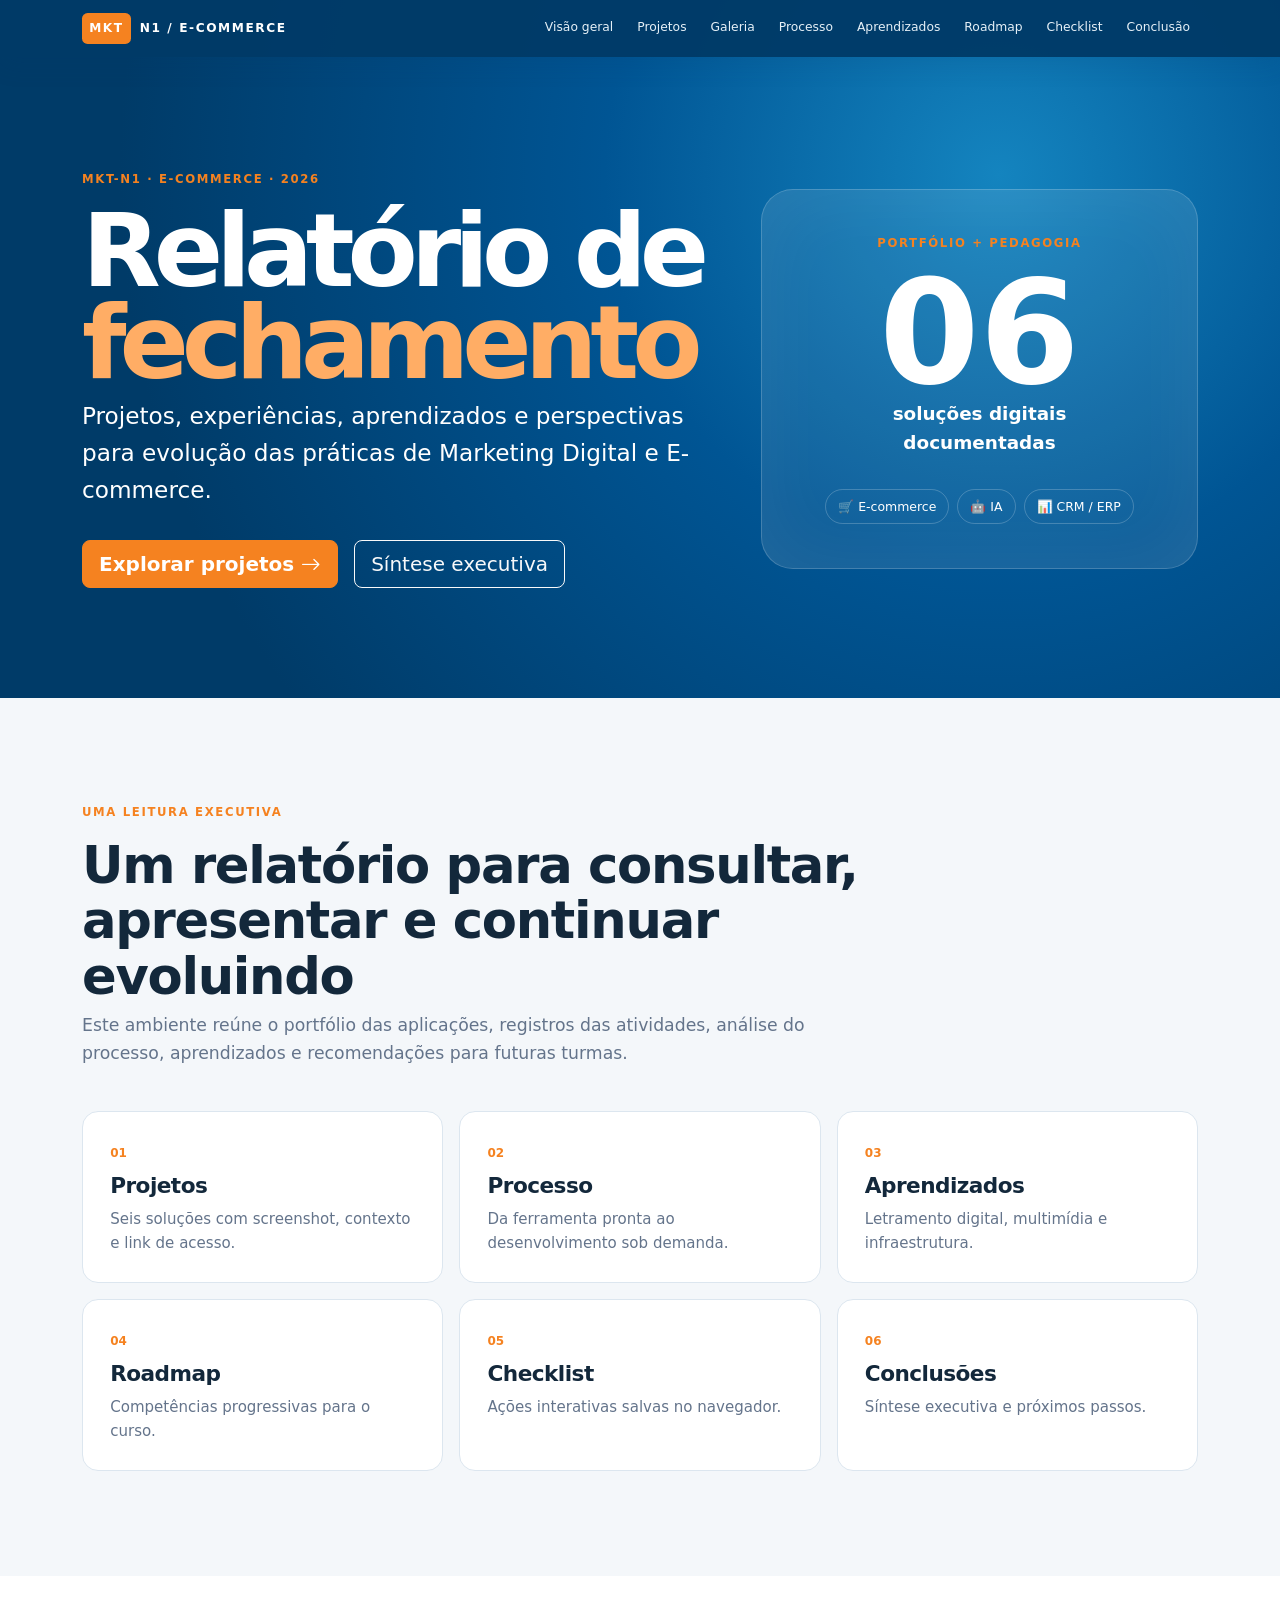
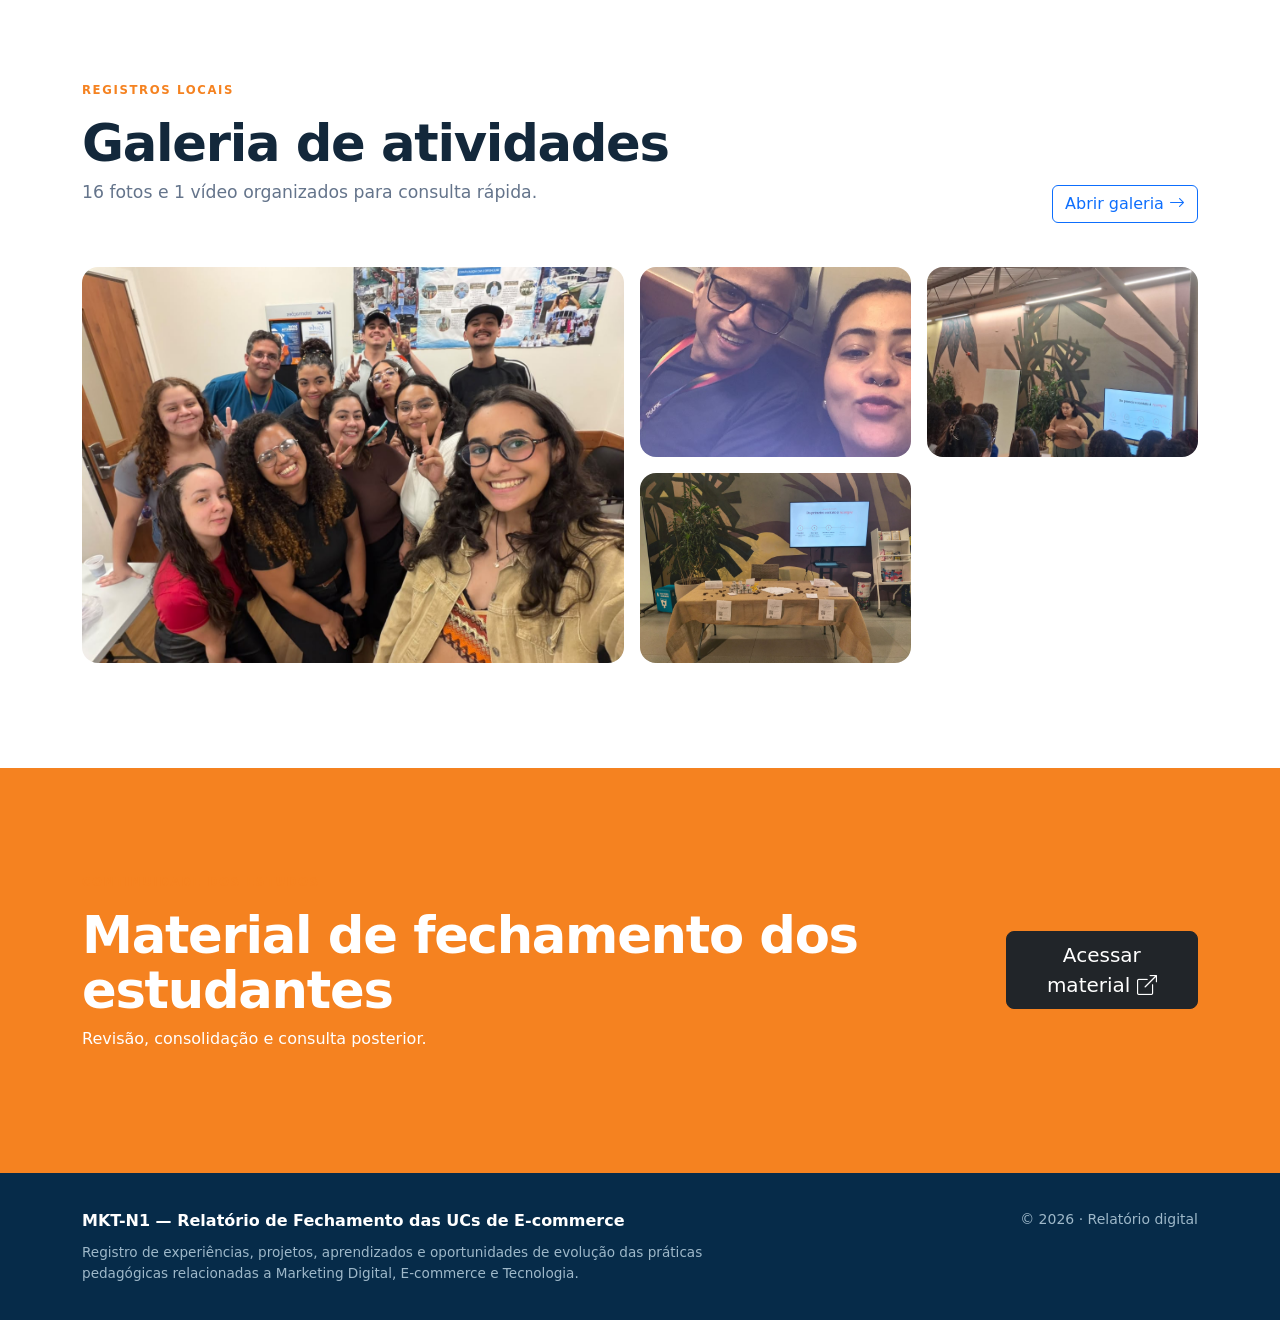
<file: index.html>
<!doctype html><html lang="pt-BR"><head><meta charset="utf-8"><meta name="viewport" content="width=device-width,initial-scale=1"><meta name="description" content="Relatório digital de fechamento das UCs de E-commerce da turma MKT-N1"><title>MKT-N1 · Relatório de Fechamento</title><link rel="stylesheet" href="https://cdn.jsdelivr.net/npm/bootstrap@5.3.3/dist/css/bootstrap.min.css"><link rel="stylesheet" href="https://cdn.jsdelivr.net/npm/bootstrap-icons@1.11.3/font/bootstrap-icons.min.css"><link rel="stylesheet" href="css/style.css"></head><body>
<div id="siteNav"></div><header class="home-hero"><div class="container"><div class="row align-items-center g-5"><div class="col-lg-7"><span class="eyebrow">MKT-N1 · E-COMMERCE · 2026</span><h1>Relatório de<br><span>fechamento</span></h1><p class="hero-lead">Projetos, experiências, aprendizados e perspectivas para evolução das práticas de Marketing Digital e E-commerce.</p><div class="hero-actions"><a class="btn btn-orange btn-lg" href="projetos.html">Explorar projetos <i class="bi bi-arrow-right"></i></a><a class="btn btn-outline-light btn-lg" href="conteudo.html?pagina=conclusao">Síntese executiva</a></div></div><div class="col-lg-5"><div class="home-stat"><span class="eyebrow">PORTFÓLIO + PEDAGOGIA</span><strong>06</strong><span>soluções digitais<br>documentadas</span><div class="home-stat-tags"><span>🛒 E-commerce</span><span>🤖 IA</span><span>📊 CRM / ERP</span></div></div></div></div></div></header>
<main><section class="section section-light"><div class="container"><div class="section-heading"><span class="eyebrow">UMA LEITURA EXECUTIVA</span><h2>Um relatório para consultar, apresentar e continuar evoluindo</h2><p>Este ambiente reúne o portfólio das aplicações, registros das atividades, análise do processo, aprendizados e recomendações para futuras turmas.</p></div><div class="home-nav-grid"><a href="projetos.html"><span>01</span><h3>Projetos</h3><p>Seis soluções com screenshot, contexto e link de acesso.</p></a><a href="conteudo.html?pagina=processo"><span>02</span><h3>Processo</h3><p>Da ferramenta pronta ao desenvolvimento sob demanda.</p></a><a href="conteudo.html?pagina=aprendizados"><span>03</span><h3>Aprendizados</h3><p>Letramento digital, multimídia e infraestrutura.</p></a><a href="conteudo.html?pagina=roadmap"><span>04</span><h3>Roadmap</h3><p>Competências progressivas para o curso.</p></a><a href="conteudo.html?pagina=checklist"><span>05</span><h3>Checklist</h3><p>Ações interativas salvas no navegador.</p></a><a href="conteudo.html?pagina=conclusao"><span>06</span><h3>Conclusões</h3><p>Síntese executiva e próximos passos.</p></a></div></div></section><section class="section"><div class="container"><div class="section-heading split"><div><span class="eyebrow">REGISTROS LOCAIS</span><h2>Galeria de atividades</h2><p>16 fotos e 1 vídeo organizados para consulta rápida.</p></div><a class="btn btn-outline-primary" href="conteudo.html?pagina=galeria">Abrir galeria <i class="bi bi-arrow-right"></i></a></div><div class="home-gallery"><img src="assets/images/galeria/001.jpeg" alt="Registro das atividades" loading="lazy"><img src="assets/images/galeria/002.jpeg" alt="Registro das atividades" loading="lazy"><img src="assets/images/galeria/003.jpeg" alt="Registro das atividades" loading="lazy"><img src="assets/images/galeria/004.jpeg" alt="Registro das atividades" loading="lazy"></div></div></section><section class="section section-orange"><div class="container d-flex flex-column flex-md-row justify-content-between align-items-md-center gap-4"><div><span class="eyebrow">CONTINUIDADE DOS ESTUDOS</span><h2>Material de fechamento dos estudantes</h2><p>Revisão, consolidação e consulta posterior.</p></div><a class="btn btn-dark btn-lg" href="https://logdev-hub.github.io/mkt-n1fechamento/" target="_blank" rel="noopener noreferrer">Acessar material <i class="bi bi-box-arrow-up-right"></i></a></div></section></main><div id="siteFooter"></div><script src="js/projects.js"></script><script src="js/app.js"></script></body></html>
</file>
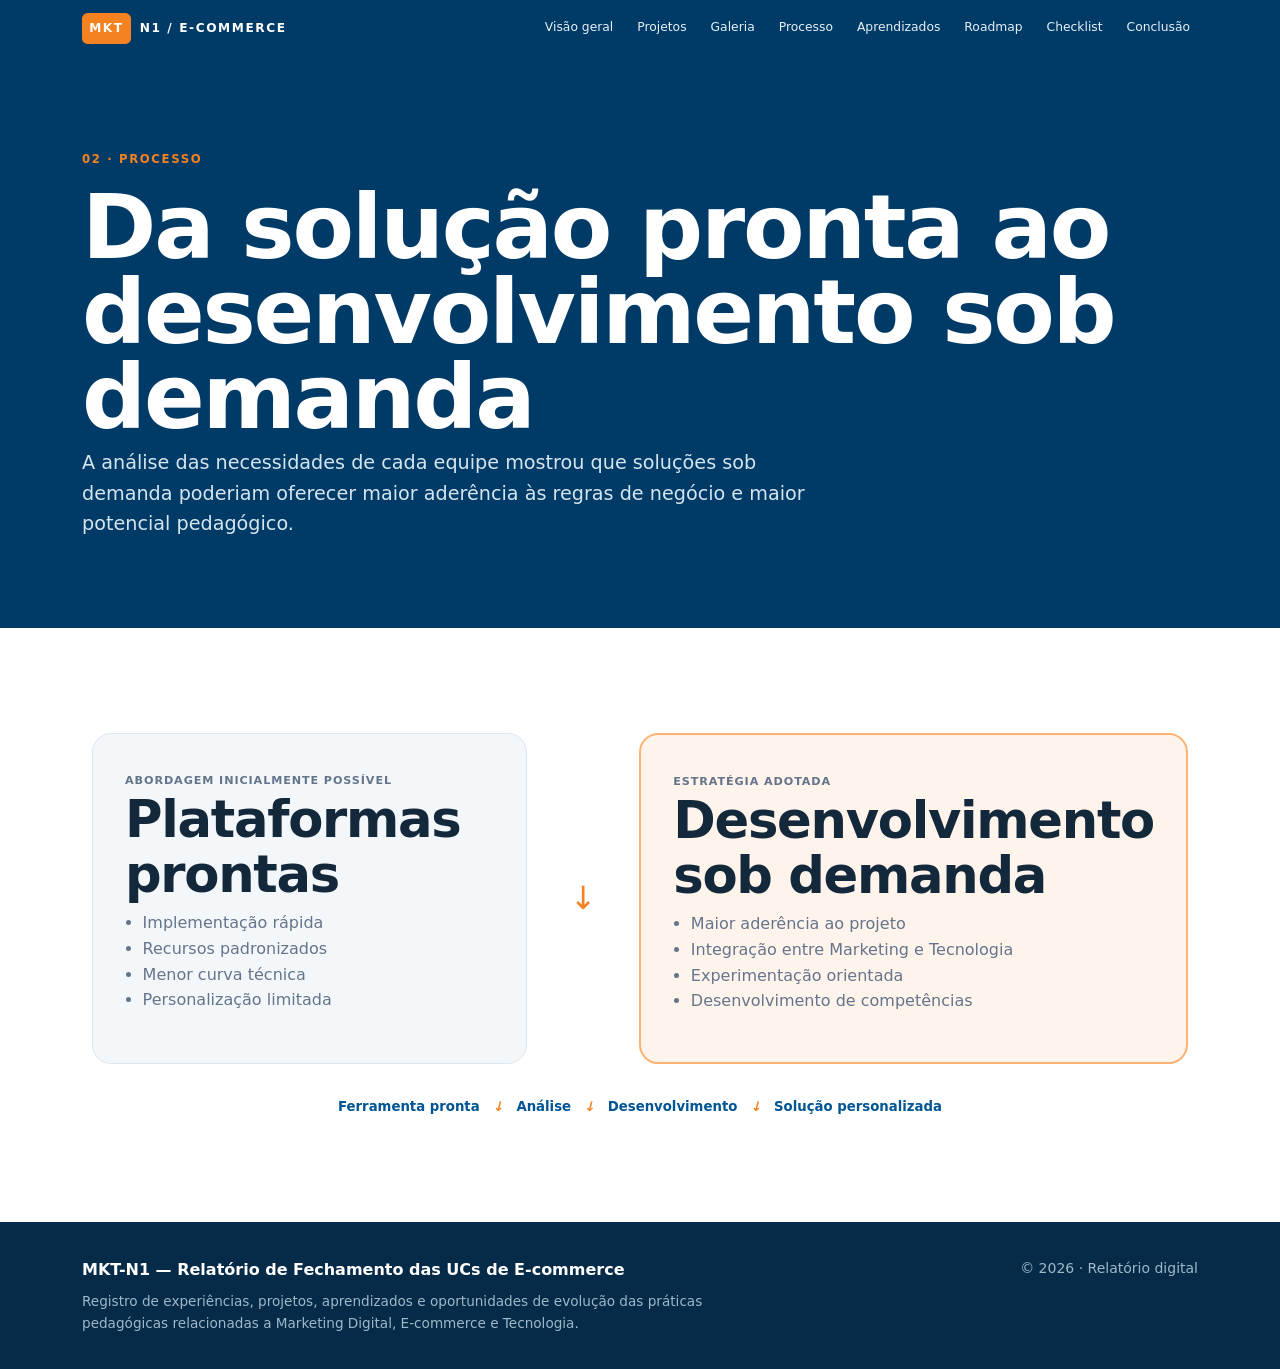
<file: conteudo.html>
<!doctype html><html lang="pt-BR"><head><meta charset="utf-8"><meta name="viewport" content="width=device-width,initial-scale=1"><title>Conteúdo · MKT-N1</title><link rel="stylesheet" href="https://cdn.jsdelivr.net/npm/bootstrap@5.3.3/dist/css/bootstrap.min.css"><link rel="stylesheet" href="https://cdn.jsdelivr.net/npm/bootstrap-icons@1.11.3/font/bootstrap-icons.min.css"><link rel="stylesheet" href="css/style.css"></head><body><div id="siteNav"></div><main id="contentPage"></main><div id="siteFooter"></div><script src="https://cdn.jsdelivr.net/npm/bootstrap@5.3.3/dist/js/bootstrap.bundle.min.js"></script><script src="js/projects.js"></script><script src="js/app.js"></script><script src="js/video-gallery.js"></script><script src="js/processo-enhancement.js"></script><script src="js/aprendizados-enhancement.js"></script><script src="js/roadmap-enhancement.js"></script><script src="js/prompts-manual.js"></script><script src="js/checklist-evaluation.js"></script></body></html>
</file>
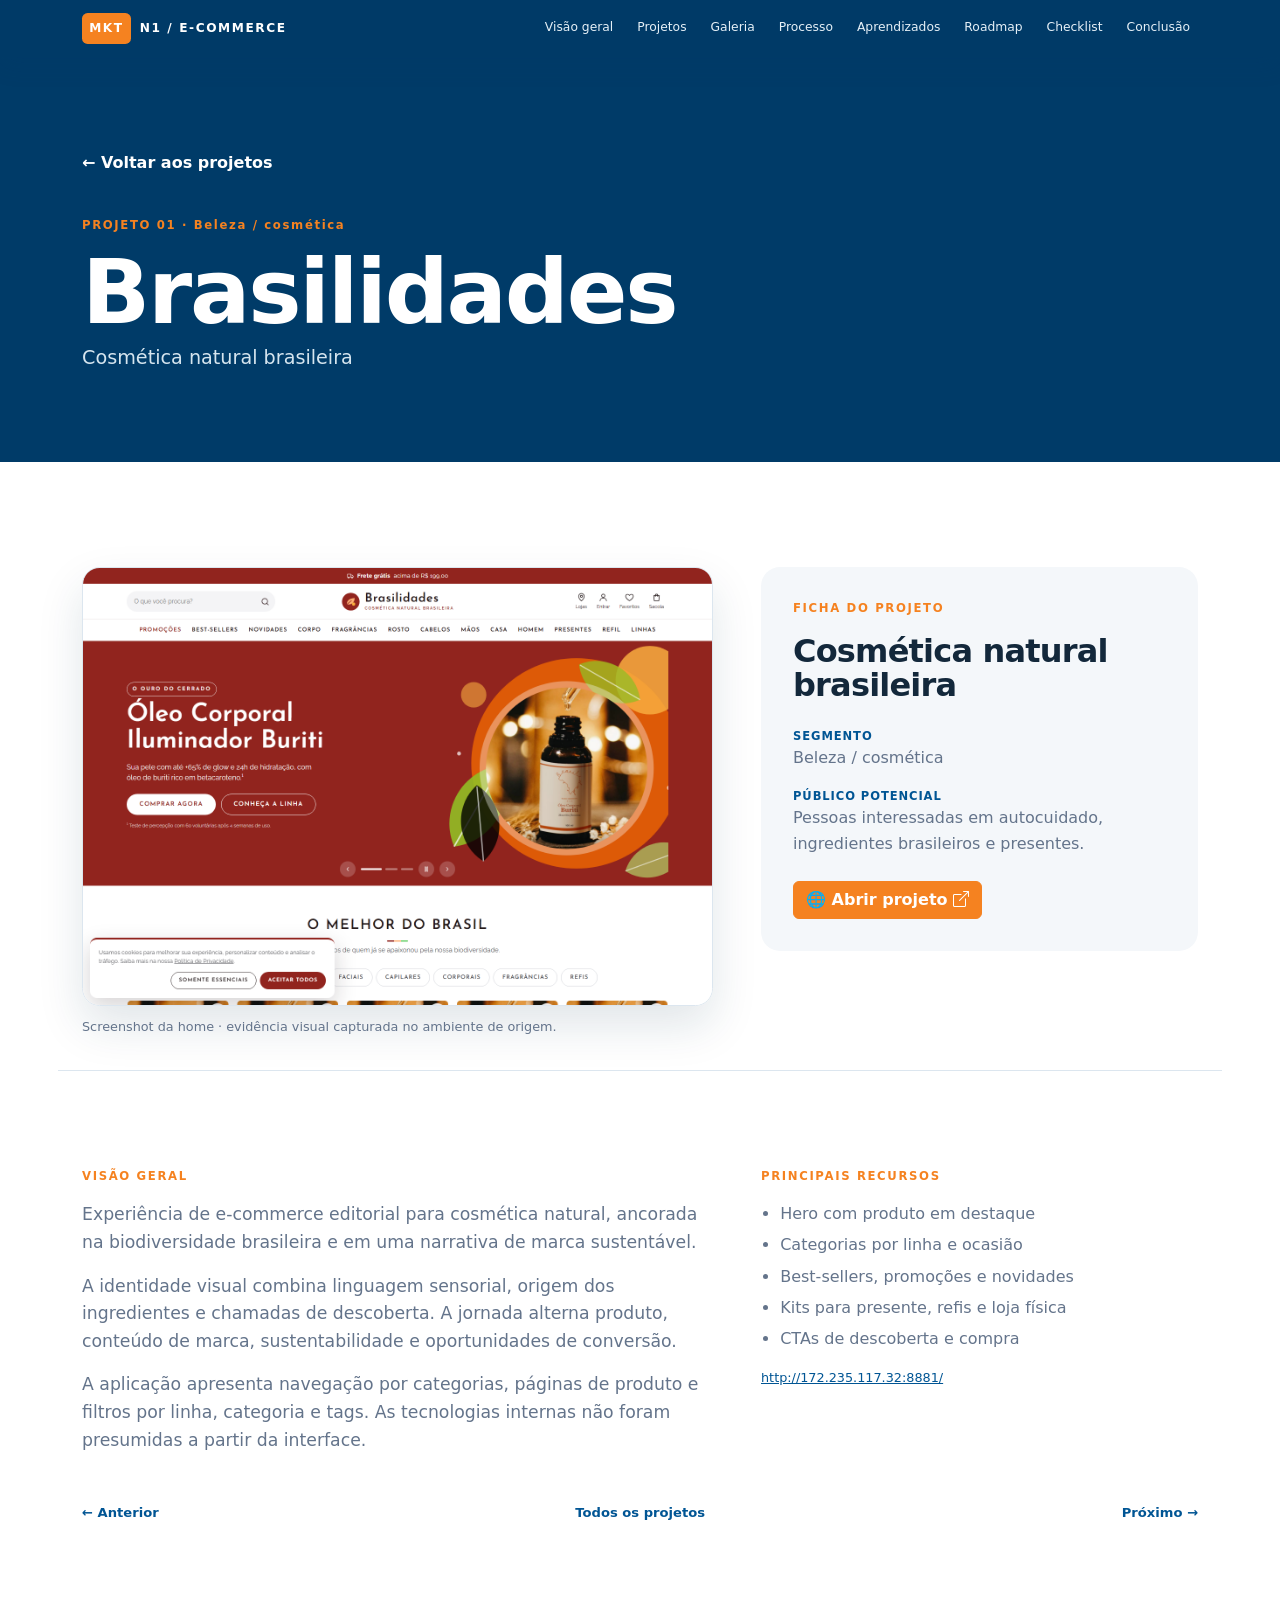
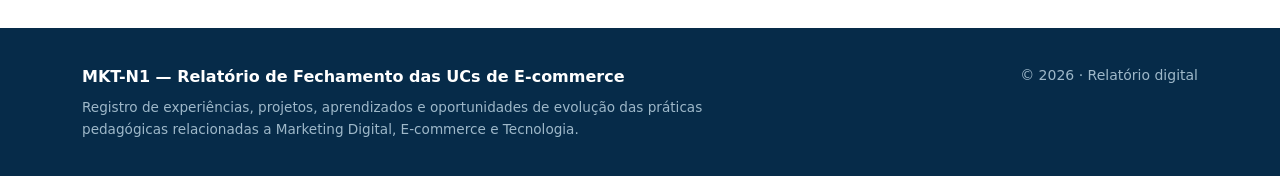
<file: projeto.html>
<!doctype html><html lang="pt-BR"><head><meta charset="utf-8"><meta name="viewport" content="width=device-width,initial-scale=1"><title>Projeto · MKT-N1</title><link rel="stylesheet" href="https://cdn.jsdelivr.net/npm/bootstrap@5.3.3/dist/css/bootstrap.min.css"><link rel="stylesheet" href="https://cdn.jsdelivr.net/npm/bootstrap-icons@1.11.3/font/bootstrap-icons.min.css"><link rel="stylesheet" href="css/style.css"></head><body><div id="siteNav"></div><main id="projectPage"></main><div id="siteFooter"></div><div class="modal fade" id="mediaModal" tabindex="-1"><div class="modal-dialog modal-xl modal-dialog-centered"><div class="modal-content"><div class="modal-header"><h2 id="mediaModalTitle" class="modal-title h5"></h2><button class="btn-close" data-bs-dismiss="modal" aria-label="Fechar"></button></div><div class="modal-body p-0"><img id="modalImage" class="w-100" alt=""></div></div></div></div><script src="https://cdn.jsdelivr.net/npm/bootstrap@5.3.3/dist/js/bootstrap.bundle.min.js"></script><script src="js/projects.js"></script><script src="js/app.js"></script></body></html>
</file>
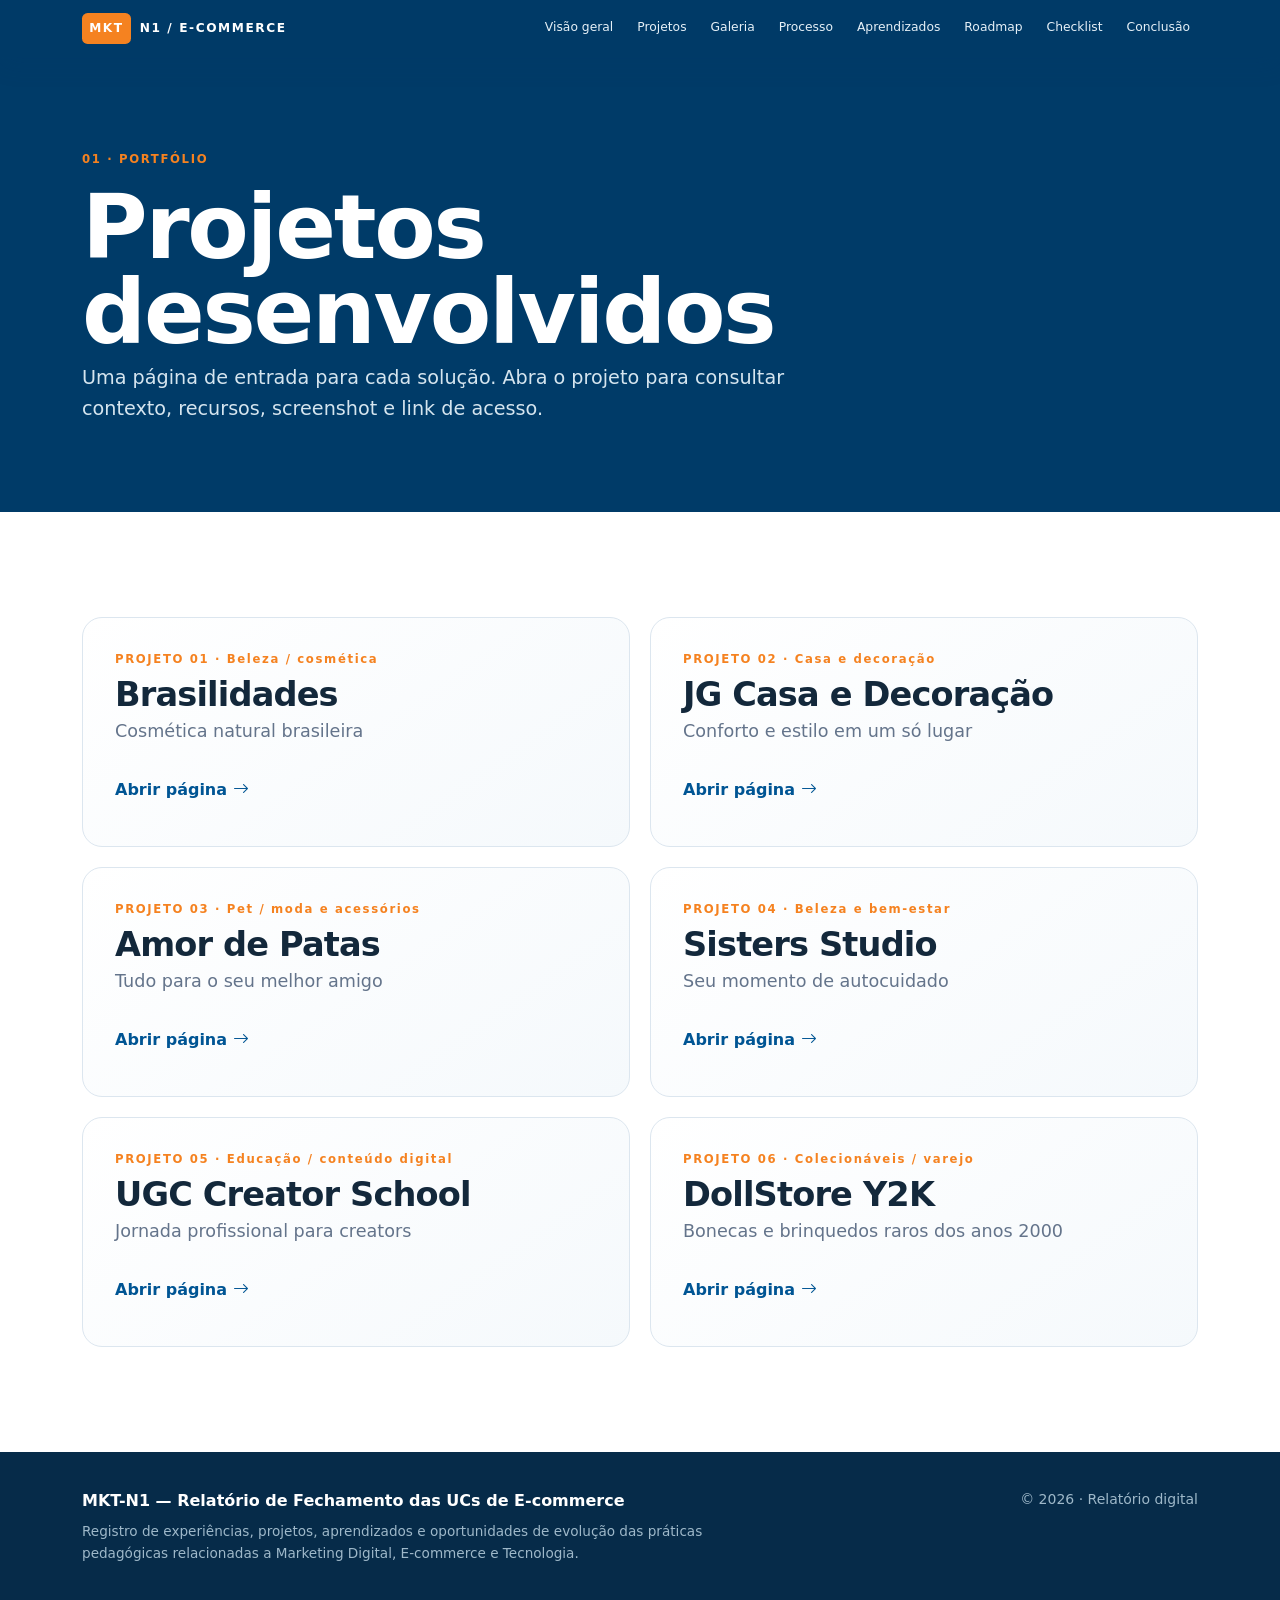
<file: projetos.html>
<!doctype html><html lang="pt-BR"><head><meta charset="utf-8"><meta name="viewport" content="width=device-width,initial-scale=1"><title>Projetos · MKT-N1</title><link rel="stylesheet" href="https://cdn.jsdelivr.net/npm/bootstrap@5.3.3/dist/css/bootstrap.min.css"><link rel="stylesheet" href="https://cdn.jsdelivr.net/npm/bootstrap-icons@1.11.3/font/bootstrap-icons.min.css"><link rel="stylesheet" href="css/style.css"></head><body><div id="siteNav"></div><main><div class="page-hero"><div class="container"><span class="eyebrow">01 · PORTFÓLIO</span><h1>Projetos desenvolvidos</h1><p>Uma página de entrada para cada solução. Abra o projeto para consultar contexto, recursos, screenshot e link de acesso.</p></div></div><section class="section"><div class="container"><div class="project-index" id="projectIndex"></div></div></section></main><div id="siteFooter"></div><script src="js/projects.js"></script><script src="js/app.js"></script></body></html>
</file>
<file: css/style.css>
:root{--blue:#005594;--navy:#003b68;--orange:#f58220;--orange2:#ffad65;--ink:#13283b;--muted:#64748b;--light:#f4f7fa;--line:#dce6ef;--white:#fff}*{box-sizing:border-box}html{scroll-behavior:smooth;scroll-padding-top:78px}body{font-family:Inter,system-ui,-apple-system,"Segoe UI",sans-serif;color:var(--ink);background:#fff;line-height:1.6}h1,h2,h3,h4,p{margin-top:0}h1,h2,h3,h4{font-weight:750;letter-spacing:-.025em}h2{font-size:clamp(2rem,4vw,3.25rem);line-height:1.08}h3{font-size:1.25rem}p{color:var(--muted)}code{color:var(--blue);font-size:.9em}.navbar{background:rgba(0,59,104,.96);box-shadow:0 8px 24px #003b6820}.navbar-brand{display:flex;gap:.55rem;align-items:center;font-size:.76rem;letter-spacing:.13em;font-weight:800}.brand-mark{background:var(--orange);color:#fff;padding:.35rem .45rem;border-radius:.35rem}.nav-link{font-size:.77rem;color:#e5f0f7!important}.nav-link:hover,.nav-link.active{color:#fff!important}.hero-section{min-height:720px;background:radial-gradient(circle at 78% 30%,#1484bf 0,#005594 28%,#003b68 72%);color:#fff;padding:150px 0 100px;overflow:hidden}.eyebrow{display:block;color:var(--orange);font-size:.73rem;font-weight:800;letter-spacing:.14em;margin-bottom:1rem}.hero-section h1{font-size:clamp(3rem,7vw,6.2rem);line-height:.96;max-width:820px}.hero-section h1 span{color:var(--orange2)}.hero-lead{color:#fff;font-size:1.35rem;max-width:700px}.hero-copy{color:#cfe1ed;max-width:660px}.btn-orange{background:var(--orange);border-color:var(--orange);color:#fff;font-weight:700}.btn-orange:hover{background:#d9680a;border-color:#d9680a;color:#fff}.hero-panel{min-height:430px;border:1px solid #ffffff30;border-radius:2rem;background:#ffffff0e;position:relative;overflow:hidden;box-shadow:inset 0 0 80px #ffffff0b}.hero-grid{position:absolute;inset:0;background-image:linear-gradient(#ffffff13 1px,transparent 1px),linear-gradient(90deg,#ffffff13 1px,transparent 1px);background-size:42px 42px;transform:perspective(400px) rotateX(52deg) scale(1.5);transform-origin:center bottom}.hero-core{position:absolute;left:50%;top:45%;transform:translate(-50%,-50%);width:210px;height:210px;border-radius:50%;background:linear-gradient(145deg,#fff,#d5eaf5);color:var(--navy);display:flex;flex-direction:column;justify-content:center;align-items:center;text-align:center;box-shadow:0 0 0 16px #ffffff10,0 0 80px #ff9d4d66}.hero-core strong{font-size:5.5rem;line-height:1;color:var(--blue)}.hero-core span{font-size:.75rem;font-weight:700;letter-spacing:.12em}.hero-core .hero-core-kicker{font-size:.58rem}.orbit{position:absolute;background:#fff;color:var(--navy);width:54px;height:54px;border-radius:50%;display:grid;place-items:center;font-size:1.5rem;box-shadow:0 10px 30px #001e331c}.orbit-a{top:15%;left:18%}.orbit-b{top:24%;right:15%}.orbit-c{bottom:20%;left:14%}.hero-tags{position:absolute;bottom:28px;left:30px;right:30px;display:flex;justify-content:space-between;gap:.5rem;flex-wrap:wrap}.hero-tags span{padding:.4rem .7rem;background:#ffffff18;border:1px solid #ffffff25;border-radius:999px;font-size:.75rem}.section{padding:105px 0}.section-light{background:var(--light)}.section-navy{background:var(--navy);color:#fff}.section-orange{background:var(--orange);color:#fff}.section-orange p{color:#fff}.section-heading{max-width:800px;margin-bottom:44px}.section-heading p{font-size:1.08rem}.section-heading.light h2,.section-heading.light p{color:#fff}.split{display:flex;justify-content:space-between;gap:2rem;align-items:end;max-width:none}.legend{font-size:.8rem;color:var(--muted);white-space:nowrap}.dot{display:inline-block;width:9px;height:9px;border-radius:50%;background:#23b26b;margin-right:.4rem}.axis-card,.resource-card,.improve-card,.check-card{height:100%;background:#fff;border:1px solid var(--line);border-radius:1.2rem;padding:1.5rem;box-shadow:0 12px 30px #12375308}.axis-card i{display:grid;place-items:center;width:50px;height:50px;border-radius:14px;background:#e8f2f8;color:var(--blue);font-size:1.4rem;margin-bottom:1.5rem}.axis-card p{font-size:.94rem;margin-bottom:0}.metrics-band{background:var(--orange);color:#fff;padding:28px 0}.metric{min-height:110px;display:flex;flex-direction:column;justify-content:center;border-right:1px solid #ffffff40;padding:0 1rem}.metric strong{font-size:2.6rem;line-height:1}.metric span{font-weight:800}.metric small{opacity:.8}.project-card{padding:3rem 0;border-bottom:1px solid var(--line);scroll-margin-top:90px}.project-head{display:flex;justify-content:space-between;gap:2rem;align-items:start;margin-bottom:2rem}.project-head h3{font-size:2.5rem;margin-bottom:.1rem}.project-title{font-size:1.15rem;color:var(--orange);font-weight:700}.project-head .eyebrow{margin-bottom:.5rem}.project-card h4{font-size:.95rem;text-transform:uppercase;letter-spacing:.07em;color:var(--blue);margin-top:1rem}.feature-list{padding-left:1.2rem;color:var(--muted)}.feature-list li{margin-bottom:.35rem}.evidence-grid{display:grid;grid-template-columns:repeat(3,1fr);gap:.7rem}.evidence-slot{min-height:150px;border:1px dashed #a7b9c7;background:linear-gradient(140deg,#e7f0f5,#f9fbfd);border-radius:1rem;color:var(--muted);display:flex;flex-direction:column;align-items:center;justify-content:center;text-align:center;font-size:.75rem;padding:.5rem;cursor:pointer}.evidence-slot:hover{border-color:var(--orange);color:var(--blue);transform:translateY(-2px)}.placeholder-num{font-size:2rem;font-weight:800;color:#b7c9d6}.url-line{display:block;color:var(--blue);font-size:.8rem;margin-top:1rem;word-break:break-all}.project-nav{display:flex;justify-content:space-between;gap:1rem;margin-top:2rem;font-size:.82rem}.project-nav a{color:var(--blue);text-decoration:none;font-weight:700}.filter-bar{display:flex;gap:.6rem;flex-wrap:wrap;margin-bottom:1.5rem}.filter-btn{border:1px solid var(--line);background:#fff;border-radius:999px;padding:.5rem .9rem;color:var(--muted)}.filter-btn.active,.filter-btn:hover{background:var(--blue);color:#fff;border-color:var(--blue)}.gallery-photo{position:relative;width:100%;padding:0;border:0;overflow:hidden;border-radius:.9rem;background:#ddd;cursor:pointer}.gallery-photo img{display:block;width:100%;height:210px;object-fit:cover;transition:transform .35s}.gallery-photo:hover img{transform:scale(1.05)}.gallery-photo span{position:absolute;bottom:0;left:0;right:0;padding:.55rem .7rem;text-align:left;font-size:.72rem;color:#fff;background:linear-gradient(transparent,#001b2dcc)}.video-card{display:flex;align-items:center;justify-content:space-between;gap:2rem;padding:1.4rem;border-radius:1.2rem;background:#fff;border:1px solid var(--line)}.video-card video{max-width:46%;border-radius:.8rem}.strategy-grid{display:grid;grid-template-columns:1fr 80px 1fr;align-items:stretch;gap:1rem}.strategy-grid article{padding:2rem;border:1px solid var(--line);border-radius:1.2rem;background:var(--light)}.strategy-grid article.featured{background:#fff4ec;border:2px solid #ffb274}.strategy-grid article>span{font-size:.7rem;color:var(--muted);font-weight:800;letter-spacing:.08em}.strategy-grid ul{color:var(--muted);padding-left:1.1rem}.strategy-arrow{display:grid;place-items:center;font-size:2rem;color:var(--orange)}.flow-line{display:flex;align-items:center;justify-content:center;gap:.8rem;flex-wrap:wrap;margin-top:2rem;color:var(--blue);font-size:.83rem;font-weight:700}.flow-line i{color:var(--orange)}.insight-card{height:100%;background:#ffffff12;border:1px solid #ffffff22;border-radius:1.2rem;padding:2rem}.insight-card h3,.insight-card p{color:#fff}.insight-card p{color:#ccdfeb}.insight-num{display:inline-grid;place-items:center;width:38px;height:38px;border-radius:50%;background:var(--orange);font-weight:800;margin-bottom:1rem}.chip-list{display:flex;gap:.45rem;flex-wrap:wrap}.chip-list span{font-size:.75rem;border:1px solid #ffffff35;padding:.28rem .6rem;border-radius:999px;color:#dbeaf2}.tool-table,.quote-card{padding:2rem;border-radius:1.2rem;background:#ffffff0f;border:1px solid #ffffff1f;height:100%}.tool-table h3,.tool-table p,.quote-card p,.quote-card small{color:#fff}.tool-table table{width:100%;font-size:.87rem}.tool-table td{padding:.65rem;border-bottom:1px solid #ffffff1d;color:#cfe1ed}.tool-table td:last-child{color:#fff;font-weight:700;text-align:right}.quote-card{background:var(--orange)}.quote-card i{font-size:2.2rem}.quote-card p{font-size:1.5rem;line-height:1.2}.resource-icon{display:block;color:var(--orange);font-size:2rem;font-weight:800;margin-bottom:1rem}.integration-block{display:grid;grid-template-columns:1fr 1.4fr;gap:3rem;align-items:center;background:#fff;border:1px solid var(--line);border-radius:1.4rem;padding:2rem}.data-flow,.ecosystem-flow{display:flex;align-items:center;justify-content:center;gap:.45rem;flex-wrap:wrap}.data-flow span,.ecosystem-flow span{background:#e9f3f8;color:var(--blue);padding:.45rem .65rem;border-radius:999px;font-size:.75rem;font-weight:800}.data-flow i,.ecosystem-flow i{color:var(--orange);font-weight:900}.timeline{position:relative;display:grid;grid-template-columns:repeat(4,1fr);gap:1rem}.timeline:before{content:"";position:absolute;top:33px;left:5%;right:5%;height:2px;background:#d4e2eb}.timeline-item{position:relative;background:#fff;border:1px solid var(--line);border-radius:1rem;padding:1.2rem;z-index:1}.timeline-num{display:grid;place-items:center;width:42px;height:42px;border-radius:50%;background:var(--orange);color:#fff;font-weight:800;margin-bottom:1rem}.timeline-tag{font-size:.68rem;text-transform:uppercase;letter-spacing:.1em;color:var(--blue);font-weight:800}.timeline-item h3{margin:.45rem 0;font-size:1.05rem}.timeline-item p{font-size:.85rem;margin-bottom:0}.maturity{display:flex;justify-content:space-between;align-items:center;gap:2rem;padding:2rem;background:var(--navy);border-radius:1.3rem;color:#fff}.maturity h3{margin-bottom:0}.pyramid{display:flex;flex-direction:column;align-items:center;gap:3px}.pyramid span{display:block;text-align:center;background:var(--orange);padding:.4rem .8rem;font-size:.7rem;font-weight:800}.pyramid span:nth-child(1){width:220px}.pyramid span:nth-child(2){width:170px;background:#f9994e}.pyramid span:nth-child(3){width:145px;background:#ffb56f}.pyramid span:nth-child(4){width:115px;background:#ffd0a0;color:var(--navy)}.pyramid span:nth-child(5){width:90px;background:#fff0df;color:var(--navy)}.improve-card{background:#fff}.improve-card>span{font-weight:800;color:var(--blue);font-size:.75rem}.improve-card h3{font-size:.72rem;text-transform:uppercase;letter-spacing:.08em;color:var(--muted);margin-top:1.2rem;margin-bottom:.3rem}.improve-card p{font-size:.86rem}.improve-card .action{color:var(--orange);font-weight:700}.model-block{display:grid;grid-template-columns:1fr 1.3fr;gap:3rem;align-items:center;background:#fff;border:1px solid var(--line);border-radius:1.3rem;padding:2rem}.ecosystem-flow span{background:#fff2e8;color:#9e4d0c}.check-actions{display:flex;gap:.5rem}.check-card h3{font-size:1rem;color:var(--blue);padding-bottom:.75rem;border-bottom:1px solid var(--line)}.check-card label{display:flex;gap:.6rem;align-items:flex-start;padding:.4rem 0;color:var(--muted);font-size:.88rem;cursor:pointer}.check-card input{accent-color:var(--orange);margin-top:.35rem}.section-orange h2{color:#fff}.next-steps{border:1px solid #ffffff45;border-radius:1.2rem;padding:1rem}.next-steps a{display:flex;justify-content:space-between;gap:1rem;color:#fff;text-decoration:none;padding:1rem 0;border-bottom:1px solid #ffffff2e}.next-steps a:last-child{border:0}.top-btn{position:fixed;right:20px;bottom:20px;width:44px;height:44px;border-radius:50%;border:0;background:var(--orange);color:#fff;opacity:0;pointer-events:none;transition:.2s;z-index:5}.top-btn.show{opacity:1;pointer-events:auto}footer{background:#062b49;color:#cfe1ed;padding:2.2rem 0}footer strong{color:#fff}footer p{color:#9eb8c9;font-size:.85rem;max-width:650px;margin:.5rem 0 0}footer small{color:#9eb8c9}.modal-body{background:#091b2a}.modal-body img{max-height:78vh;object-fit:contain}button:focus-visible,a:focus-visible{outline:3px solid var(--orange);outline-offset:3px}@media(max-width:991px){.hero-section{min-height:auto;padding-top:125px}.hero-panel{min-height:350px}.split{display:block}.legend{margin-top:1rem}.timeline{grid-template-columns:repeat(2,1fr)}.timeline:before{display:none}.integration-block,.model-block{grid-template-columns:1fr}.maturity{align-items:start;flex-direction:column}}@media(max-width:767px){.section{padding:72px 0}.hero-section h1{font-size:3.4rem}.hero-panel{min-height:300px}.hero-core{width:170px;height:170px}.hero-core strong{font-size:4rem}.project-head{display:block}.project-head .btn{margin-top:1rem}.evidence-grid{grid-template-columns:repeat(3,1fr)}.evidence-slot{min-height:120px;font-size:.65rem}.video-card{display:block}.video-card video{max-width:100%;margin-top:1rem}.strategy-grid{grid-template-columns:1fr}.strategy-arrow{transform:rotate(90deg);height:30px}.flow-line{justify-content:flex-start}.timeline{grid-template-columns:1fr}.pyramid{width:100%}.pyramid span:nth-child(n){width:100%}.metric{border-right:0;border-bottom:1px solid #ffffff40}.hero-tags{left:15px;right:15px}.project-nav{font-size:.72rem}}
/* Multipage refinement */
.home-hero{min-height:680px;padding:170px 0 110px;background:radial-gradient(circle at 78% 25%,#1484bf,#005594 35%,#003b68 78%);color:#fff}.home-hero h1{font-size:clamp(3.6rem,8vw,7.2rem);line-height:.9;letter-spacing:-.07em}.home-hero h1 span{color:var(--orange2)}.home-hero .hero-lead{color:#fff;font-size:1.45rem;max-width:700px}.hero-actions{display:flex;gap:1rem;flex-wrap:wrap;margin-top:2rem}.home-stat{min-height:380px;border-radius:2rem;background:#ffffff12;border:1px solid #ffffff35;display:flex;flex-direction:column;align-items:center;justify-content:center;text-align:center;box-shadow:inset 0 0 80px #fff1}.home-stat strong{font-size:9rem;line-height:.9;color:#fff}.home-stat>span:not(.eyebrow){font-size:1.15rem;font-weight:700}.home-stat-tags{display:flex;gap:.5rem;flex-wrap:wrap;justify-content:center;margin-top:2rem}.home-stat-tags span{border:1px solid #ffffff35;border-radius:999px;padding:.4rem .75rem;font-size:.78rem}.home-nav-grid{display:grid;grid-template-columns:repeat(3,1fr);gap:1rem}.home-nav-grid a{color:var(--ink);text-decoration:none;padding:1.7rem;border:1px solid var(--line);border-radius:1rem;background:#fff;transition:.2s}.home-nav-grid a:hover{transform:translateY(-4px);border-color:var(--orange);box-shadow:0 14px 30px #12375310}.home-nav-grid span{color:var(--orange);font-weight:800;font-size:.75rem}.home-nav-grid h3{margin:.5rem 0;font-size:1.35rem}.home-nav-grid p{margin:0;font-size:.94rem}.home-gallery{display:grid;grid-template-columns:2fr 1fr 1fr;grid-template-rows:190px 190px;gap:1rem}.home-gallery img{width:100%;height:100%;object-fit:cover;border-radius:1rem}.home-gallery img:first-child{grid-row:span 2}.page-hero{padding:150px 0 72px;background:var(--navy);color:#fff}.page-hero h1{font-size:clamp(3rem,7vw,6rem);line-height:.95}.page-hero p{color:#d5e5ef;font-size:1.2rem;max-width:760px}.back-link{display:inline-block;color:#fff;text-decoration:none;margin-bottom:2.5rem;font-weight:700}.project-index{display:grid;grid-template-columns:repeat(2,1fr);gap:1.25rem}.project-index-card{display:block;text-decoration:none;color:var(--ink);border:1px solid var(--line);border-radius:1.25rem;padding:2rem;min-height:230px;background:linear-gradient(145deg,#fff,#f5f9fc);transition:.2s}.project-index-card:hover{transform:translateY(-4px);border-color:var(--orange);box-shadow:0 14px 30px #12375312}.project-index-card h2{font-size:2.1rem;margin:.2rem 0}.project-index-card p{font-size:1.1rem}.index-arrow{display:block;margin-top:2rem;color:var(--blue);font-weight:800}.project-screenshot{display:block;width:100%;max-height:620px;object-fit:cover;object-position:top;border-radius:1.1rem;box-shadow:0 20px 45px #12375320;border:1px solid var(--line)}.caption{font-size:.8rem;margin-top:.7rem}.project-facts{background:var(--light);border-radius:1.2rem;padding:2rem;position:sticky;top:100px}.project-facts h2{font-size:2rem}.project-facts dl{margin:1.5rem 0}.project-facts dt{font-size:.72rem;text-transform:uppercase;color:var(--blue);font-weight:800;letter-spacing:.08em}.project-facts dd{margin:0 0 1rem;color:var(--muted)}.project-copy{border-top:1px solid var(--line);padding-top:3rem}.project-copy p{font-size:1.08rem}.content-body{max-width:1120px}.content-columns{display:grid;grid-template-columns:1fr 1fr;gap:1.5rem}.content-columns article{padding:2rem;border-radius:1.2rem;background:var(--navy);color:#fff}.content-columns article h2,.content-columns article p{color:#fff}.content-callout{margin-top:1.5rem;padding:2rem;background:#fff5ec;border:1px solid #ffd0a6;border-radius:1.2rem}.content-callout table{width:100%;max-width:560px}.content-callout td{padding:.6rem;border-bottom:1px solid #f4d7bc}.content-callout td:last-child{font-weight:800;color:var(--orange);text-align:right}.timeline.large{grid-template-columns:repeat(4,1fr);gap:1.2rem}.timeline.large:before{display:none}.timeline.large .timeline-item{min-height:250px}.timeline.large .timeline-item h2{font-size:1.45rem}.closing-copy{max-width:850px}.closing-copy>p{font-size:1.15rem}.closing-copy .next-steps{max-width:560px;margin-top:2rem;background:var(--navy);color:#fff}.project-index-card .eyebrow{margin-bottom:.5rem}.gallery-item{position:relative}.gallery-item img{width:100%;height:240px;object-fit:cover;border-radius:1rem}.gallery-item span{position:absolute;bottom:10px;left:22px;color:#fff;font-size:.75rem;font-weight:800;text-shadow:0 2px 10px #000}.content-body .video-card video{max-width:48%}@media(max-width:767px){.home-hero{padding-top:135px}.home-hero h1{font-size:4rem}.home-stat{min-height:280px}.home-stat strong{font-size:7rem}.home-nav-grid,.project-index,.content-columns{grid-template-columns:1fr}.home-gallery{grid-template-columns:1fr 1fr;grid-template-rows:150px 150px}.home-gallery img:first-child{grid-row:span 2}.project-facts{position:static}.page-hero{padding-top:130px}.gallery-item img{height:180px}.content-body .video-card video{max-width:100%}}
/* Video gallery */
.video-grid{display:grid;grid-template-columns:repeat(2,minmax(0,1fr));gap:1.25rem}.video-item{display:grid;grid-template-columns:.9fr 1.1fr;gap:1.25rem;align-items:center;padding:1.25rem;border:1px solid var(--line);border-radius:1.25rem;background:#fff;box-shadow:0 12px 30px #12375308}.video-copy h2{font-size:1.7rem;margin:.25rem 0 .6rem}.video-copy p{font-size:.92rem;margin-bottom:.85rem}.video-item video{width:100%;aspect-ratio:16/10;object-fit:cover;border-radius:.8rem;background:#10283b}.video-tag{display:inline-block;background:#fff1e6;color:#9e4d0c;border-radius:999px;padding:.25rem .6rem;font-size:.72rem;font-weight:800}@media(max-width:991px){.video-grid{grid-template-columns:1fr}}@media(max-width:767px){.video-item{grid-template-columns:1fr}.video-copy h2{font-size:1.45rem}}
/* Processo: justificativas e critérios de decisão */
.why-section{margin-top:4rem;padding-top:3.5rem;border-top:1px solid var(--line)}.why-section>p{max-width:900px;font-size:1.1rem}.why-grid{display:grid;grid-template-columns:repeat(2,minmax(0,1fr));gap:1rem;margin-top:2rem}.why-grid article{padding:1.5rem;border:1px solid var(--line);border-radius:1rem;background:#fff}.why-icon{display:grid;place-items:center;width:38px;height:38px;margin-bottom:1rem;border-radius:50%;background:var(--orange);color:#fff;font-size:.75rem;font-weight:800}.why-grid h3{font-size:1.15rem}.why-grid p{font-size:.94rem;margin-bottom:0}.decision-table{margin-top:2rem;padding:1.5rem;border-radius:1rem;background:#eef5f9;border:1px solid #d5e5ee}.decision-table h3{color:var(--blue)}.decision-row{display:grid;grid-template-columns:.75fr 1.25fr;gap:1rem;padding:1rem 0;border-top:1px solid #d5e5ee}.decision-row strong{color:var(--navy)}.decision-row span{color:var(--muted)}@media(max-width:767px){.why-grid{grid-template-columns:1fr}.decision-row{grid-template-columns:1fr;gap:.35rem}}
/* Aprendizados: Adobe + open source */
.tool-ecosystem{margin-top:4rem;padding-top:3.5rem;border-top:1px solid var(--line)}.tool-ecosystem>p{max-width:900px;font-size:1.08rem}.tool-compare{display:grid;grid-template-columns:repeat(2,minmax(0,1fr));gap:1rem;margin-top:2rem}.tool-compare article{padding:1.7rem;border:1px solid var(--line);border-radius:1.1rem;background:#fff}.tool-compare h3{font-size:1.25rem}.tool-compare ul{padding-left:1.1rem;color:var(--muted);font-size:.94rem}.tool-compare li{margin:.5rem 0}.tool-label{display:inline-block;font-size:.7rem;letter-spacing:.1em;font-weight:800;padding:.35rem .6rem;border-radius:999px;margin-bottom:1rem}.tool-label.adobe{background:#fff0ed;color:#c52c22}.tool-label.open{background:#eaf6ee;color:#21733d}.automation-callout{display:flex;gap:1.25rem;align-items:flex-start;margin-top:1.25rem;padding:1.7rem;border-radius:1.1rem;background:var(--navy);color:#fff}.automation-callout h3,.automation-callout p{color:#fff}.automation-callout p{color:#d2e3ed;font-size:.95rem}.automation-icon{display:grid;place-items:center;flex:0 0 48px;height:48px;border-radius:14px;background:var(--orange);font-size:1.5rem}.principle-box{display:flex;justify-content:space-between;gap:1rem;align-items:center;margin-top:1.25rem;padding:1.2rem 1.5rem;border-left:4px solid var(--orange);background:#fff5ec;color:var(--navy)}.principle-box strong{color:var(--orange);white-space:nowrap}.principle-box span{font-weight:700}@media(max-width:767px){.tool-compare{grid-template-columns:1fr}.automation-callout{display:block}.automation-icon{margin-bottom:1rem}.principle-box{display:block}.principle-box strong{display:block;margin-bottom:.4rem}}
/* Roadmap curricular */
.curriculum-map,.route-section,.market-connection{margin-top:4rem;padding-top:3.5rem;border-top:1px solid var(--line)}.curriculum-map>p,.route-section>p,.market-connection>p{max-width:940px;font-size:1.05rem}.table-wrap{overflow:auto;margin-top:2rem;border:1px solid var(--line);border-radius:1rem}.uc-table{width:100%;min-width:1080px;border-collapse:collapse;font-size:.84rem}.uc-table th{background:var(--navy);color:#fff;text-align:left;padding:.8rem}.uc-table td{padding:.8rem;border-bottom:1px solid var(--line);vertical-align:top;color:var(--muted)}.uc-table tr:nth-child(even) td{background:#f7fafc}.uc-table td:first-child,.uc-table td:nth-child(2){color:var(--ink)}.stage-pill{display:inline-block;border-radius:999px;padding:.25rem .55rem;background:#eaf3f8;color:var(--blue);font-size:.7rem;font-weight:800;white-space:nowrap}.source-note{margin-top:1rem;font-size:.82rem!important}.route-grid{display:grid;grid-template-columns:repeat(2,minmax(0,1fr));gap:1rem;margin-top:2rem}.route-card{position:relative;padding:1.7rem;border:1px solid var(--line);border-radius:1.15rem;background:linear-gradient(145deg,#fff,#f5f9fc)}.route-card h3{font-size:1.35rem;padding-right:2.5rem}.route-card p{min-height:72px}.route-number{position:absolute;top:1.5rem;right:1.5rem;color:var(--orange);font-size:1.6rem;font-weight:900}.doc-links{display:flex;gap:1rem;flex-wrap:wrap;margin-top:1.5rem}.doc-links a{color:var(--blue);font-weight:700;text-decoration:none;font-size:.88rem}.market-connection{padding-bottom:1rem}.market-connection h2{max-width:800px}.market-connection p{font-size:1.08rem}@media(max-width:767px){.route-grid{grid-template-columns:1fr}.route-card p{min-height:auto}.doc-links{display:block}.doc-links a{display:block;margin-bottom:.8rem}}
/* Manual de prompts para letramento digital */
.prompt-manual{margin-top:4rem;padding-top:3.5rem;border-top:1px solid var(--line)}.prompt-lead{max-width:880px;font-size:1.15rem}.prompt-principles{display:grid;grid-template-columns:repeat(3,1fr);gap:1rem;margin:2rem 0}.prompt-principles>div{padding:1.4rem;border:1px solid var(--line);border-radius:1rem;background:#fff}.principle-num{display:grid;place-items:center;width:36px;height:36px;border-radius:50%;background:var(--orange);color:#fff;font-weight:800;font-size:.8rem;margin-bottom:.8rem}.prompt-principles h3{font-size:1.05rem}.prompt-principles p{font-size:.88rem;margin:0}.prompt-sequence{display:grid;grid-template-columns:.85fr 1.15fr;gap:2rem;align-items:center;margin:2rem 0;padding:1.7rem;border-radius:1.1rem;background:var(--navy);color:#fff}.prompt-sequence h3,.prompt-sequence p{color:#fff}.prompt-sequence p{color:#cfe1ed;font-size:.9rem}.sequence-steps{display:flex;gap:.5rem;flex-wrap:wrap}.sequence-steps span{display:flex;align-items:center;gap:.45rem;padding:.45rem .65rem;border-radius:999px;background:#ffffff16;border:1px solid #ffffff2b;color:#e5f0f7;font-size:.72rem}.sequence-steps b{display:grid;place-items:center;width:21px;height:21px;border-radius:50%;background:var(--orange);color:#fff;font-size:.65rem}.prompt-filters{margin-top:2.5rem}.prompt-category{margin-top:1.5rem;border:1px solid var(--line);border-radius:1.2rem;overflow:hidden;background:#fff}.prompt-category-head{display:flex;gap:1rem;padding:1.5rem;background:#f5f9fc;border-bottom:1px solid var(--line)}.prompt-category-head .eyebrow{margin-bottom:.35rem}.prompt-category-head h3{font-size:1.35rem;margin-bottom:.25rem}.prompt-category-head p{margin:0;font-size:.9rem}.prompt-category-number{display:grid;place-items:center;flex:0 0 42px;height:42px;border-radius:12px;background:var(--blue);color:#fff;font-weight:800}.prompt-list{padding:.4rem 1rem 1rem}.prompt-item{border-bottom:1px solid var(--line)}.prompt-item:last-child{border-bottom:0}.prompt-item summary{display:flex;align-items:center;gap:.8rem;cursor:pointer;list-style:none;padding:1rem .3rem}.prompt-item summary::-webkit-details-marker{display:none}.prompt-item summary>span{display:grid;place-items:center;width:28px;height:28px;border-radius:50%;background:#fff1e6;color:var(--orange);font-size:.7rem;font-weight:800}.prompt-item summary strong{flex:1;color:var(--ink)}.prompt-item summary i{color:var(--blue);transition:.2s}.prompt-item[open] summary i{transform:rotate(180deg)}.prompt-body{display:grid;grid-template-columns:1.2fr .8fr;gap:1rem;padding:0 .3rem 1.2rem 3.1rem}.prompt-box{background:#102f49;border-radius:.8rem;padding:1rem;color:#fff}.prompt-box-top{display:flex;justify-content:space-between;align-items:center;margin-bottom:.5rem;color:#ffb56f;font-size:.7rem;font-weight:800;text-transform:uppercase;letter-spacing:.08em}.prompt-box p{color:#fff;font-size:.87rem;line-height:1.55;margin:0;white-space:pre-line}.copy-prompt{border:1px solid #ffffff55;background:transparent;color:#fff;border-radius:999px;padding:.25rem .65rem;font-size:.7rem}.copy-prompt:hover{background:var(--orange);border-color:var(--orange)}.prompt-explain{padding:1rem;border-radius:.8rem;background:#fff5ec;border:1px solid #ffd7b4}.prompt-explain strong{color:var(--orange);font-size:.78rem;text-transform:uppercase;letter-spacing:.08em}.prompt-explain p{font-size:.88rem;margin:.5rem 0 0}.prompt-tips{margin-top:2rem;padding:1.7rem;border:1px solid var(--line);border-radius:1.1rem;background:#fff}.tips-grid{display:grid;grid-template-columns:repeat(2,1fr);gap:.5rem 1.5rem}.tips-grid p{font-size:.9rem;margin:.3rem 0}.tips-grid strong{color:var(--blue)}.prompt-reference{margin-top:1rem;padding:1rem 1.2rem;border-left:4px solid var(--orange);background:#eef5f9;color:var(--muted);font-size:.84rem}@media(max-width:767px){.prompt-principles,.prompt-sequence,.prompt-body{grid-template-columns:1fr}.prompt-category-head{align-items:flex-start}.prompt-body{padding-left:.3rem}.tips-grid{grid-template-columns:1fr}.sequence-steps{display:block}.sequence-steps span{margin:.35rem 0}}
/* Formulário de avaliação docente */
.team-evaluation{margin-top:4rem;padding-top:3.5rem;border-top:1px solid var(--line)}.evaluation-head{display:flex;justify-content:space-between;align-items:end;gap:2rem}.evaluation-head p{max-width:800px;font-size:1.05rem}.evaluation-legend{display:grid;grid-template-columns:repeat(5,1fr);gap:.6rem;margin:2rem 0;padding:1rem;border-radius:1rem;background:#eef5f9}.evaluation-legend>strong{grid-column:1/-1;color:var(--blue);font-size:.85rem}.evaluation-legend span{display:block;font-size:.75rem;color:var(--muted)}.evaluation-legend b{display:inline-grid;place-items:center;min-width:25px;height:25px;margin-right:.25rem;border-radius:50%;background:var(--orange);color:#fff;font-size:.65rem}.evaluation-legend small{display:block;margin:.35rem 0 0 2rem;font-size:.7rem}.evaluation-form{display:grid;grid-template-columns:repeat(2,minmax(0,1fr));gap:1rem}.evaluation-theme{border:1px solid var(--line);border-radius:1.1rem;padding:1rem;background:#fff}.evaluation-theme legend{float:none;width:auto;margin:0 0 .6rem;padding:0 .55rem;color:var(--blue);font-weight:800;font-size:1.05rem}.evaluation-question{padding:1rem 0;border-top:1px solid var(--line)}.evaluation-question:first-of-type{border-top:0}.evaluation-question p{font-size:.88rem;color:var(--ink);margin-bottom:.7rem}.answer-options{display:flex;gap:.35rem;flex-wrap:wrap}.answer-option{cursor:pointer}.answer-option input{position:absolute;opacity:0}.answer-option span{display:grid;place-items:center;min-width:39px;height:30px;border:1px solid var(--line);border-radius:999px;color:var(--muted);font-size:.7rem;font-weight:800}.answer-option input:checked+span{background:var(--orange);border-color:var(--orange);color:#fff}.answer-option input:focus-visible+span{outline:3px solid #ffad65;outline-offset:2px}.evaluation-summary{display:flex;align-items:center;justify-content:space-between;gap:2rem;margin-top:1.5rem;padding:1.5rem;border-radius:1.1rem;background:var(--navy);color:#fff}.evaluation-summary h3,.evaluation-summary p{color:#fff}.evaluation-summary p{color:#cfe1ed}.score-ring{display:grid;place-items:center;flex:0 0 88px;height:88px;border-radius:50%;border:7px solid var(--orange);font-size:1.6rem;font-weight:800;color:#fff}.evaluation-actions{display:flex;gap:.6rem;justify-content:flex-end;margin-top:1rem}@media(max-width:991px){.evaluation-legend{grid-template-columns:repeat(3,1fr)}.evaluation-form{grid-template-columns:1fr}}@media(max-width:767px){.evaluation-head,.evaluation-summary{display:block}.evaluation-head .btn{margin-top:1rem}.evaluation-legend{grid-template-columns:1fr 1fr}.score-ring{margin-top:1rem}.evaluation-actions{justify-content:flex-start}}
@media print{.navbar,footer,.evaluation-actions,.evaluation-head .btn{display:none!important}.team-evaluation{margin-top:0;padding-top:0}.evaluation-form{grid-template-columns:1fr}.evaluation-summary{color:#000;background:#fff;border:1px solid #999}.evaluation-summary h3,.evaluation-summary p{color:#000}}
</file>
